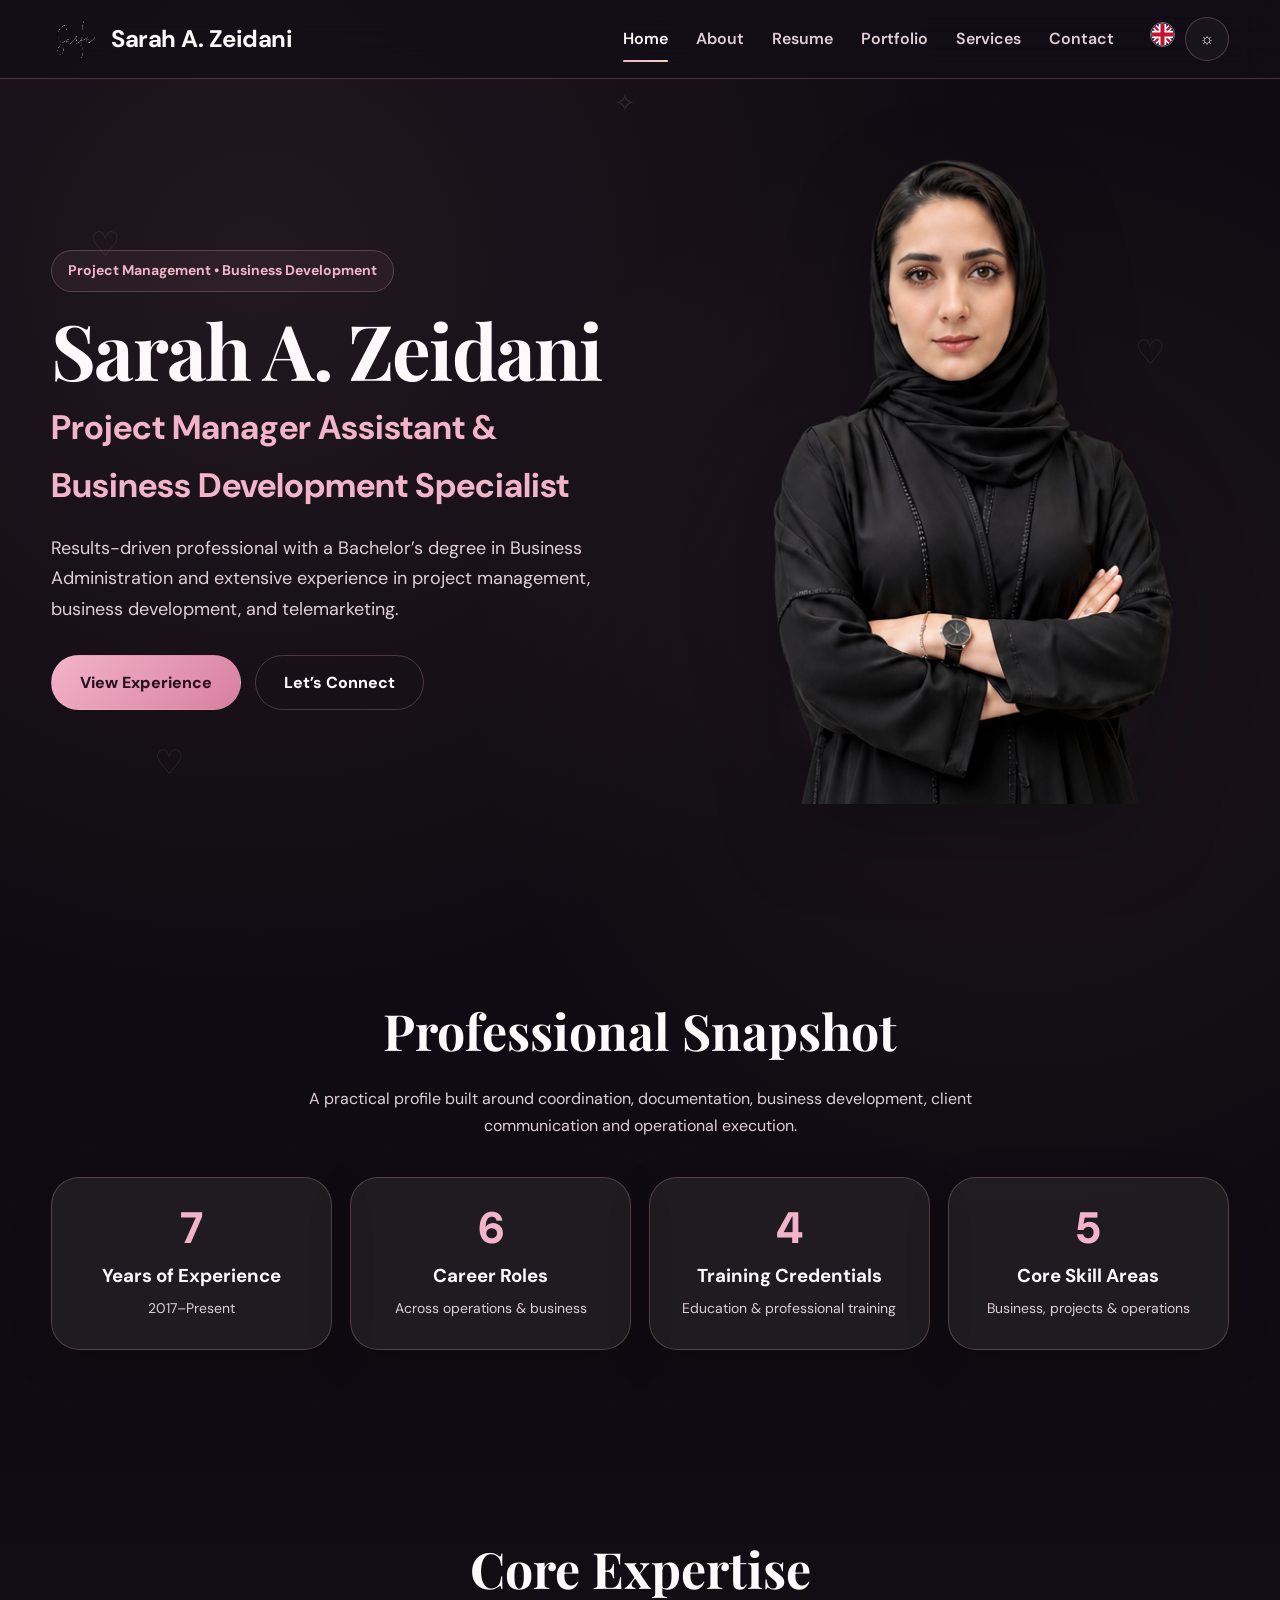
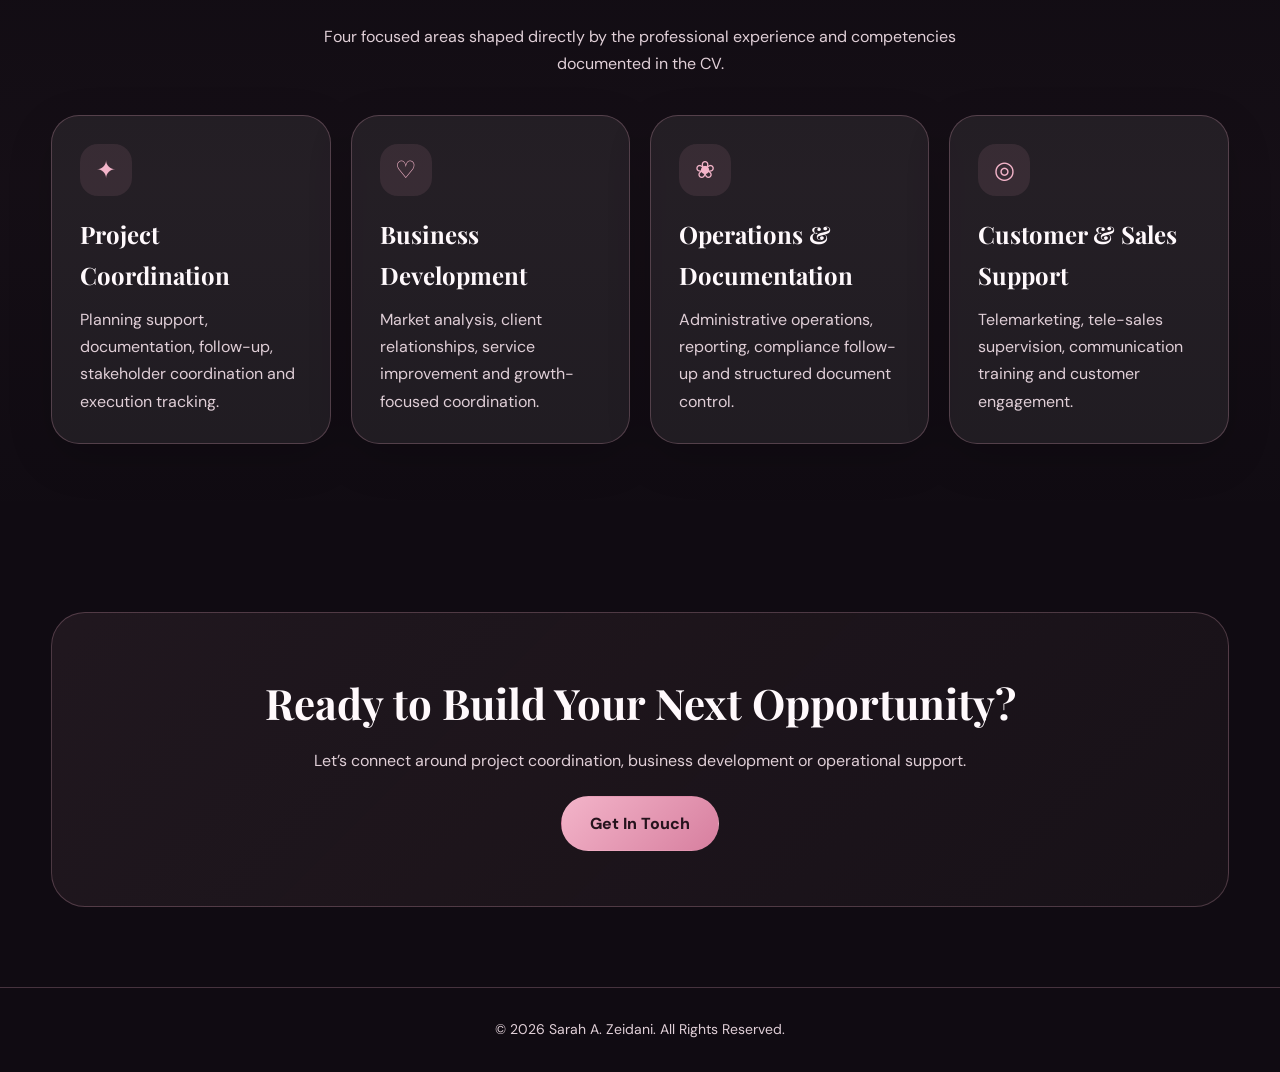
<file: index.html>
<!DOCTYPE html><html lang="en" dir="ltr"><head><meta charset="UTF-8"><meta name="viewport" content="width=device-width, initial-scale=1.0"><title>Sarah A. Zeidani | Project Management & Business Development</title><meta name="description" content="Project Manager Assistant and Business Development Specialist in Riyadh."><link rel="icon" href="favicon.ico"><link rel="stylesheet" href="assets/css/style.css?v=sarah1"><link rel="stylesheet" href="assets/css/animations.css?v=sarah1"><link rel="stylesheet" href="assets/css/responsive.css?v=sarah1"></head><body><div class="shape heart h1">♡</div><div class="shape heart h2">♡</div><div class="shape heart h3">♡</div><div class="shape flower f1">✿</div><div class="shape flower f2">✧</div><header class="header"><div class="container"><a href="index.html" class="logo"><img class="logo-mark" src="assets/images/sarah-mark.png" alt="Sarah A. Zeidani"><span class="logo-name" data-i18n-name>Sarah A. Zeidani</span></a><nav class="nav"><a href="index.html" class="active" data-i18n="Home">Home</a><a href="about.html" class="" data-i18n="About">About</a><a href="resume.html" class="" data-i18n="Resume">Resume</a><a href="portfolio.html" class="" data-i18n="Portfolio">Portfolio</a><a href="services.html" class="" data-i18n="Services">Services</a><a href="contact.html" class="" data-i18n="Contact">Contact</a></nav><div class="header-actions"><div class="language-switcher"><button class="language-current" aria-label="Language"><img src="assets/images/flags/en.svg" alt="English"></button><div class="language-menu"><button class="language-option" data-lang="en"><img src="assets/images/flags/en.svg" alt="">English</button><button class="language-option" data-lang="ar"><img src="assets/images/flags/ar.svg" alt="">العربية</button><button class="language-option" data-lang="it"><img src="assets/images/flags/it.svg" alt="">Italiano</button><button class="language-option" data-lang="zh"><img src="assets/images/flags/zh.svg" alt="">中文</button><button class="language-option" data-lang="hi"><img src="assets/images/flags/hi.svg" alt="">हिन्दी</button></div></div><button class="icon-btn" data-theme-toggle aria-label="Toggle theme">☼</button><button class="menu-toggle" aria-label="Open menu">☰</button></div></div></header><main><section class="hero"><div class="container"><div class="hero-grid"><div class="hero-content hero-intro"><span class="eyebrow">Project Management • Business Development</span><h1 data-i18n-name>Sarah A. Zeidani</h1><h2 data-i18n="Project Manager Assistant & Business Development Specialist">Project Manager Assistant & Business Development Specialist</h2><p data-i18n="Results-driven professional with a Bachelor’s degree in Business Administration and extensive experience in project management, business development, and telemarketing.">Results-driven professional with a Bachelor’s degree in Business Administration and extensive experience in project management, business development, and telemarketing.</p><div class="hero-buttons"><a href="portfolio.html" class="btn" data-i18n="View Experience">View Experience</a><a href="contact.html" class="btn secondary" data-i18n="Let’s Connect">Let’s Connect</a></div></div><div class="hero-image-wrap hero-photo"><div class="hero-image"><img src="assets/images/profile-sarah1.png" alt="Professional profile placeholder for Sarah A. Zeidani"></div></div></div></div></section>
<section class="section"><div class="container"><h2 class="section-title">Professional Snapshot</h2><p class="section-lead">A practical profile built around coordination, documentation, business development, client communication and operational execution.</p><div class="stats-grid"><button class="stat-card" data-modal-open="experience-modal"><div class="counter" data-target="9">0</div><h3>Years of Experience</h3><p>2017–Present</p></button><button class="stat-card" data-modal-open="roles-modal"><div class="counter" data-target="7">0</div><h3>Career Roles</h3><p>Across operations & business</p></button><button class="stat-card" data-modal-open="training-modal"><div class="counter" data-target="5">0</div><h3>Training Credentials</h3><p>Education & professional training</p></button><button class="stat-card" data-modal-open="skills-modal"><div class="counter" data-target="6">0</div><h3>Core Skill Areas</h3><p>Business, projects & operations</p></button></div></div></section>
<section class="section alt"><div class="container"><h2 class="section-title">Core Expertise</h2><p class="section-lead">Four focused areas shaped directly by the professional experience and competencies documented in the CV.</p><div class="grid-4"><article class="skill-card reveal"><div class="skills-icon">✦</div><h3>Project Coordination</h3><p>Planning support, documentation, follow-up, stakeholder coordination and execution tracking.</p></article><article class="skill-card reveal"><div class="skills-icon">♡</div><h3>Business Development</h3><p>Market analysis, client relationships, service improvement and growth-focused coordination.</p></article><article class="skill-card reveal"><div class="skills-icon">❀</div><h3>Operations & Documentation</h3><p>Administrative operations, reporting, compliance follow-up and structured document control.</p></article><article class="skill-card reveal"><div class="skills-icon">◎</div><h3>Customer & Sales Support</h3><p>Telemarketing, tele-sales supervision, communication training and customer engagement.</p></article></div></div></section>
<section class="cta"><div class="container"><h2 data-i18n="Ready to Build Your Next Opportunity?">Ready to Build Your Next Opportunity?</h2><p>Let’s connect around project coordination, business development or operational support.</p><a href="contact.html" class="btn">Get In Touch</a></div></section></main>
<div class="modal" id="experience-modal"><div class="modal-card"><button class="modal-close" data-modal-close>×</button><h2>Professional Experience</h2><ul><li>Coordinator — Riyadh, 2025–Present</li><li>Assistant Project Manager — Al-Jathwa Technology, 2025</li><li>Administrative Coordinator — Presiding Solution / Ministry of Tourism Project, 2024–2025</li><li>Business Development Specialist — Hadaf Training Institute, 2023</li><li>Human Resources & Accounting Experience — 2020–2022</li><li>Telemarketing & Tele-sales Supervisor — CFC / ESH, 2017–2019</li></ul></div></div><div class="modal" id="roles-modal"><div class="modal-card"><button class="modal-close" data-modal-close>×</button><h2>Career Scope</h2><p>Project coordination, event logistics, business development, administrative operations, HR support, accounting support and telemarketing supervision.</p></div></div><div class="modal" id="training-modal"><div class="modal-card"><button class="modal-close" data-modal-close>×</button><h2>Education & Training</h2><ul><li>Bachelor’s Degree in Business Administration — Arab Open University, 2017</li><li>English Courses — Level 8, British Council College, 2012</li><li>Project Management Professional (PMP) Training — Jathwa Company, 2021</li><li>Accounting Training (Xero Systems) — Wealth Preservation Holding Company, 2021</li><li>Marketing Training — KAFU Company, 2020</li><li>Microsoft Office Training, 2019</li></ul></div></div><div class="modal" id="skills-modal"><div class="modal-card"><button class="modal-close" data-modal-close>×</button><h2>Core Skills</h2><ul><li>Project Management & Coordination</li><li>Business Development & Sales Strategy</li><li>Administrative Operations & Documentation</li><li>Call Center & Telemarketing Optimization</li><li>Accounting (Xero Systems) & Financial Reporting</li><li>HR Support & Employee Training</li></ul></div></div><footer class="footer"><div class="container"><p>© 2026 <span data-i18n-name>Sarah A. Zeidani</span>. All Rights Reserved.</p></div></footer><script src="assets/js/main.js?v=sarah1"></script></body></html>
</file>
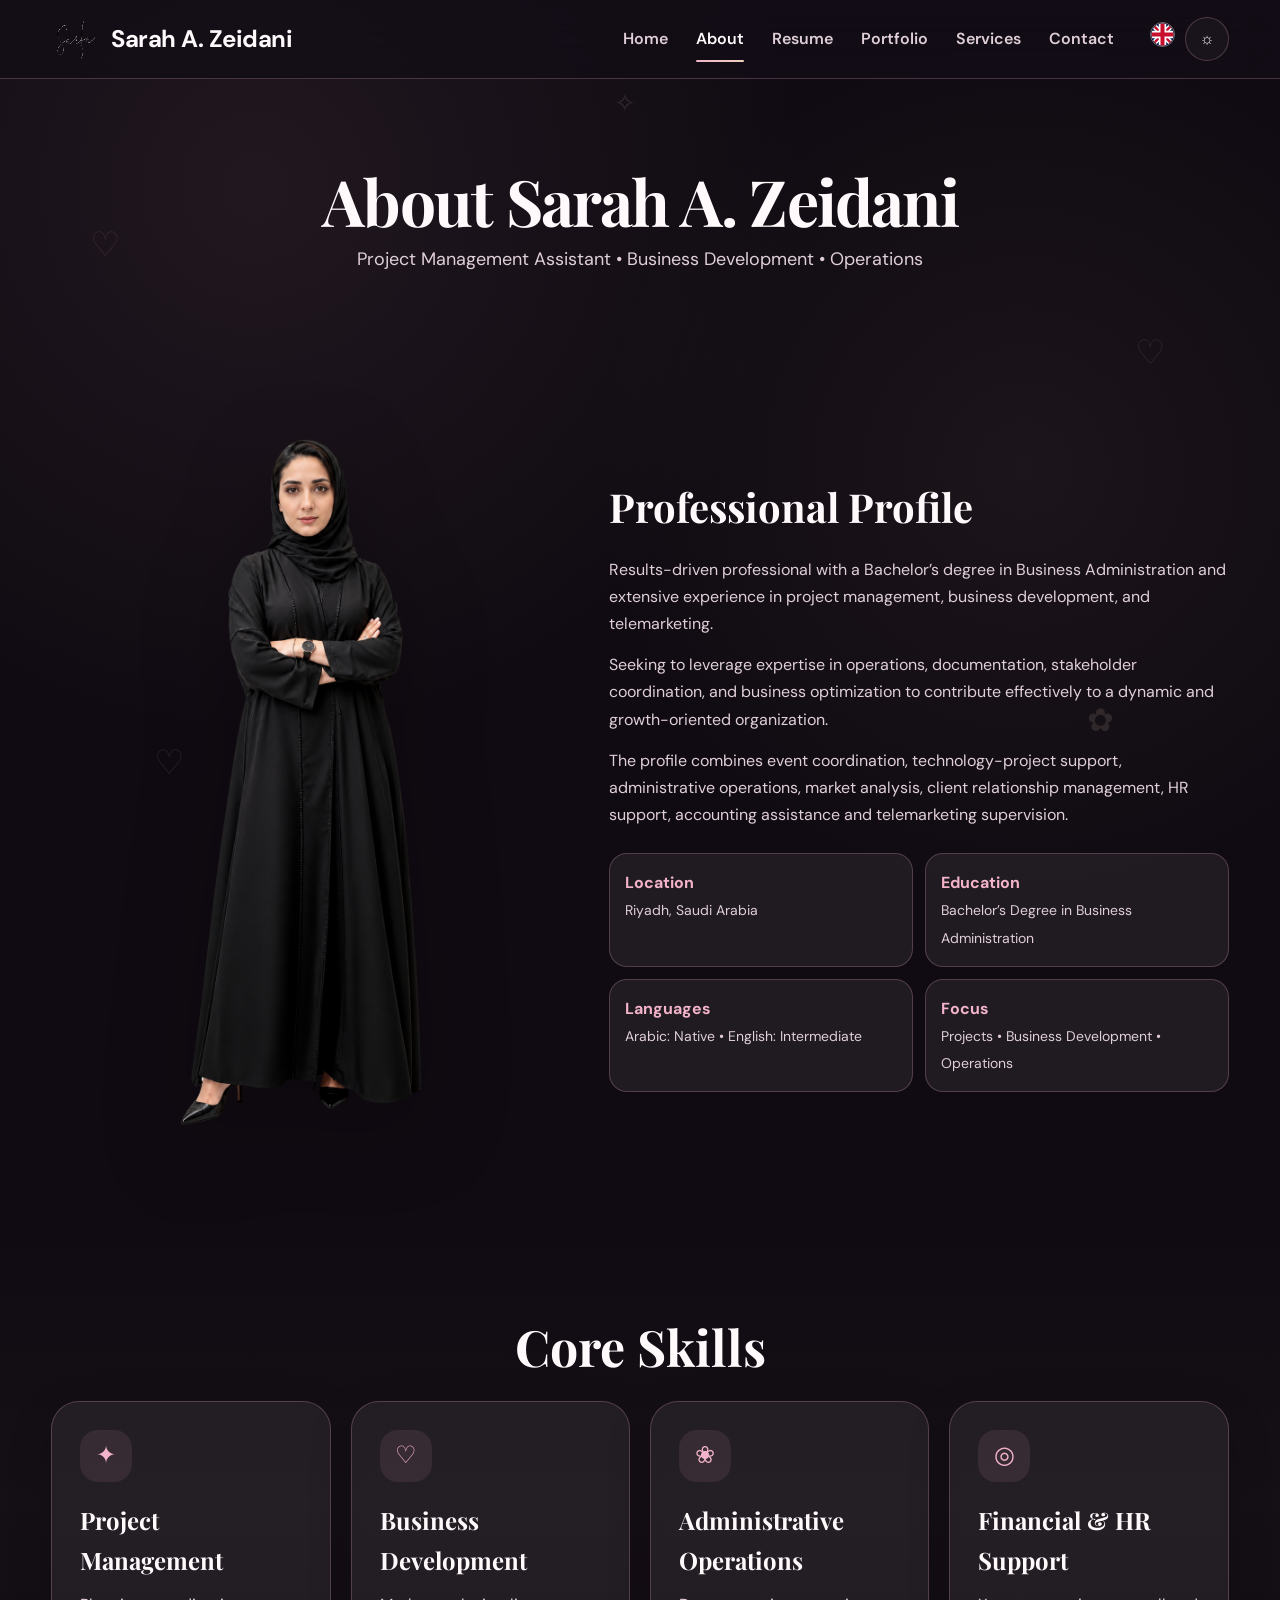
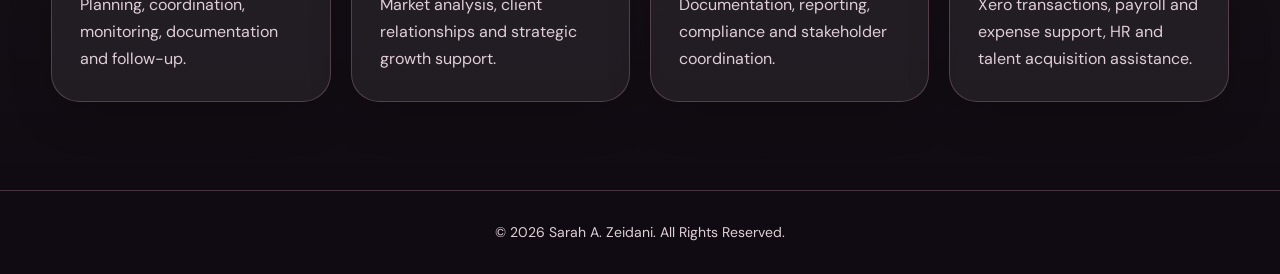
<file: about.html>
<!DOCTYPE html><html lang="en" dir="ltr"><head><meta charset="UTF-8"><meta name="viewport" content="width=device-width, initial-scale=1.0"><title>About | Sarah A. Zeidani</title><meta name="description" content="Professional profile, education, objective and competencies of Sarah A. Zeidani."><link rel="icon" href="favicon.ico"><link rel="stylesheet" href="assets/css/style.css?v=sarah1"><link rel="stylesheet" href="assets/css/animations.css?v=sarah1"><link rel="stylesheet" href="assets/css/responsive.css?v=sarah1"></head><body><div class="shape heart h1">♡</div><div class="shape heart h2">♡</div><div class="shape heart h3">♡</div><div class="shape flower f1">✿</div><div class="shape flower f2">✧</div><header class="header"><div class="container"><a href="index.html" class="logo"><img class="logo-mark" src="assets/images/sarah-mark.png" alt="Sarah A. Zeidani"><span class="logo-name" data-i18n-name>Sarah A. Zeidani</span></a><nav class="nav"><a href="index.html" class="" data-i18n="Home">Home</a><a href="about.html" class="active" data-i18n="About">About</a><a href="resume.html" class="" data-i18n="Resume">Resume</a><a href="portfolio.html" class="" data-i18n="Portfolio">Portfolio</a><a href="services.html" class="" data-i18n="Services">Services</a><a href="contact.html" class="" data-i18n="Contact">Contact</a></nav><div class="header-actions"><div class="language-switcher"><button class="language-current" aria-label="Language"><img src="assets/images/flags/en.svg" alt="English"></button><div class="language-menu"><button class="language-option" data-lang="en"><img src="assets/images/flags/en.svg" alt="">English</button><button class="language-option" data-lang="ar"><img src="assets/images/flags/ar.svg" alt="">العربية</button><button class="language-option" data-lang="it"><img src="assets/images/flags/it.svg" alt="">Italiano</button><button class="language-option" data-lang="zh"><img src="assets/images/flags/zh.svg" alt="">中文</button><button class="language-option" data-lang="hi"><img src="assets/images/flags/hi.svg" alt="">हिन्दी</button></div></div><button class="icon-btn" data-theme-toggle aria-label="Toggle theme">☼</button><button class="menu-toggle" aria-label="Open menu">☰</button></div></div></header><section class="page-header"><div class="container"><h1><span data-i18n="About">About</span> <span data-i18n-name>Sarah A. Zeidani</span></h1><p>Project Management Assistant • Business Development • Operations</p></div></section><main><section class="section"><div class="container"><div class="about-grid"><div class="about-image reveal"><img src="assets/images/profile-sarah2.png" alt="Sarah A. Zeidani profile placeholder"></div><div class="about-content reveal"><h2>Professional Profile</h2><p>Results-driven professional with a Bachelor’s degree in Business Administration and extensive experience in project management, business development, and telemarketing.</p><p>Seeking to leverage expertise in operations, documentation, stakeholder coordination, and business optimization to contribute effectively to a dynamic and growth-oriented organization.</p><p>The profile combines event coordination, technology-project support, administrative operations, market analysis, client relationship management, HR support, accounting assistance and telemarketing supervision.</p><div class="about-info"><div><strong>Location</strong><span>Riyadh, Saudi Arabia</span></div><div><strong>Education</strong><span>Bachelor’s Degree in Business Administration</span></div><div><strong>Languages</strong><span>Arabic: Native • English: Intermediate</span></div><div><strong>Focus</strong><span>Projects • Business Development • Operations</span></div></div></div></div></div></section><section class="section alt"><div class="container"><h2 class="section-title">Core Skills</h2><div class="grid-4"><article class="skill-card reveal"><div class="skills-icon">✦</div><h3>Project Management</h3><p>Planning, coordination, monitoring, documentation and follow-up.</p></article><article class="skill-card reveal"><div class="skills-icon">♡</div><h3>Business Development</h3><p>Market analysis, client relationships and strategic growth support.</p></article><article class="skill-card reveal"><div class="skills-icon">❀</div><h3>Administrative Operations</h3><p>Documentation, reporting, compliance and stakeholder coordination.</p></article><article class="skill-card reveal"><div class="skills-icon">◎</div><h3>Financial & HR Support</h3><p>Xero transactions, payroll and expense support, HR and talent acquisition assistance.</p></article></div></div></section></main><footer class="footer"><div class="container"><p>© 2026 <span data-i18n-name>Sarah A. Zeidani</span>. All Rights Reserved.</p></div></footer><script src="assets/js/main.js?v=sarah1"></script></body></html>
</file>
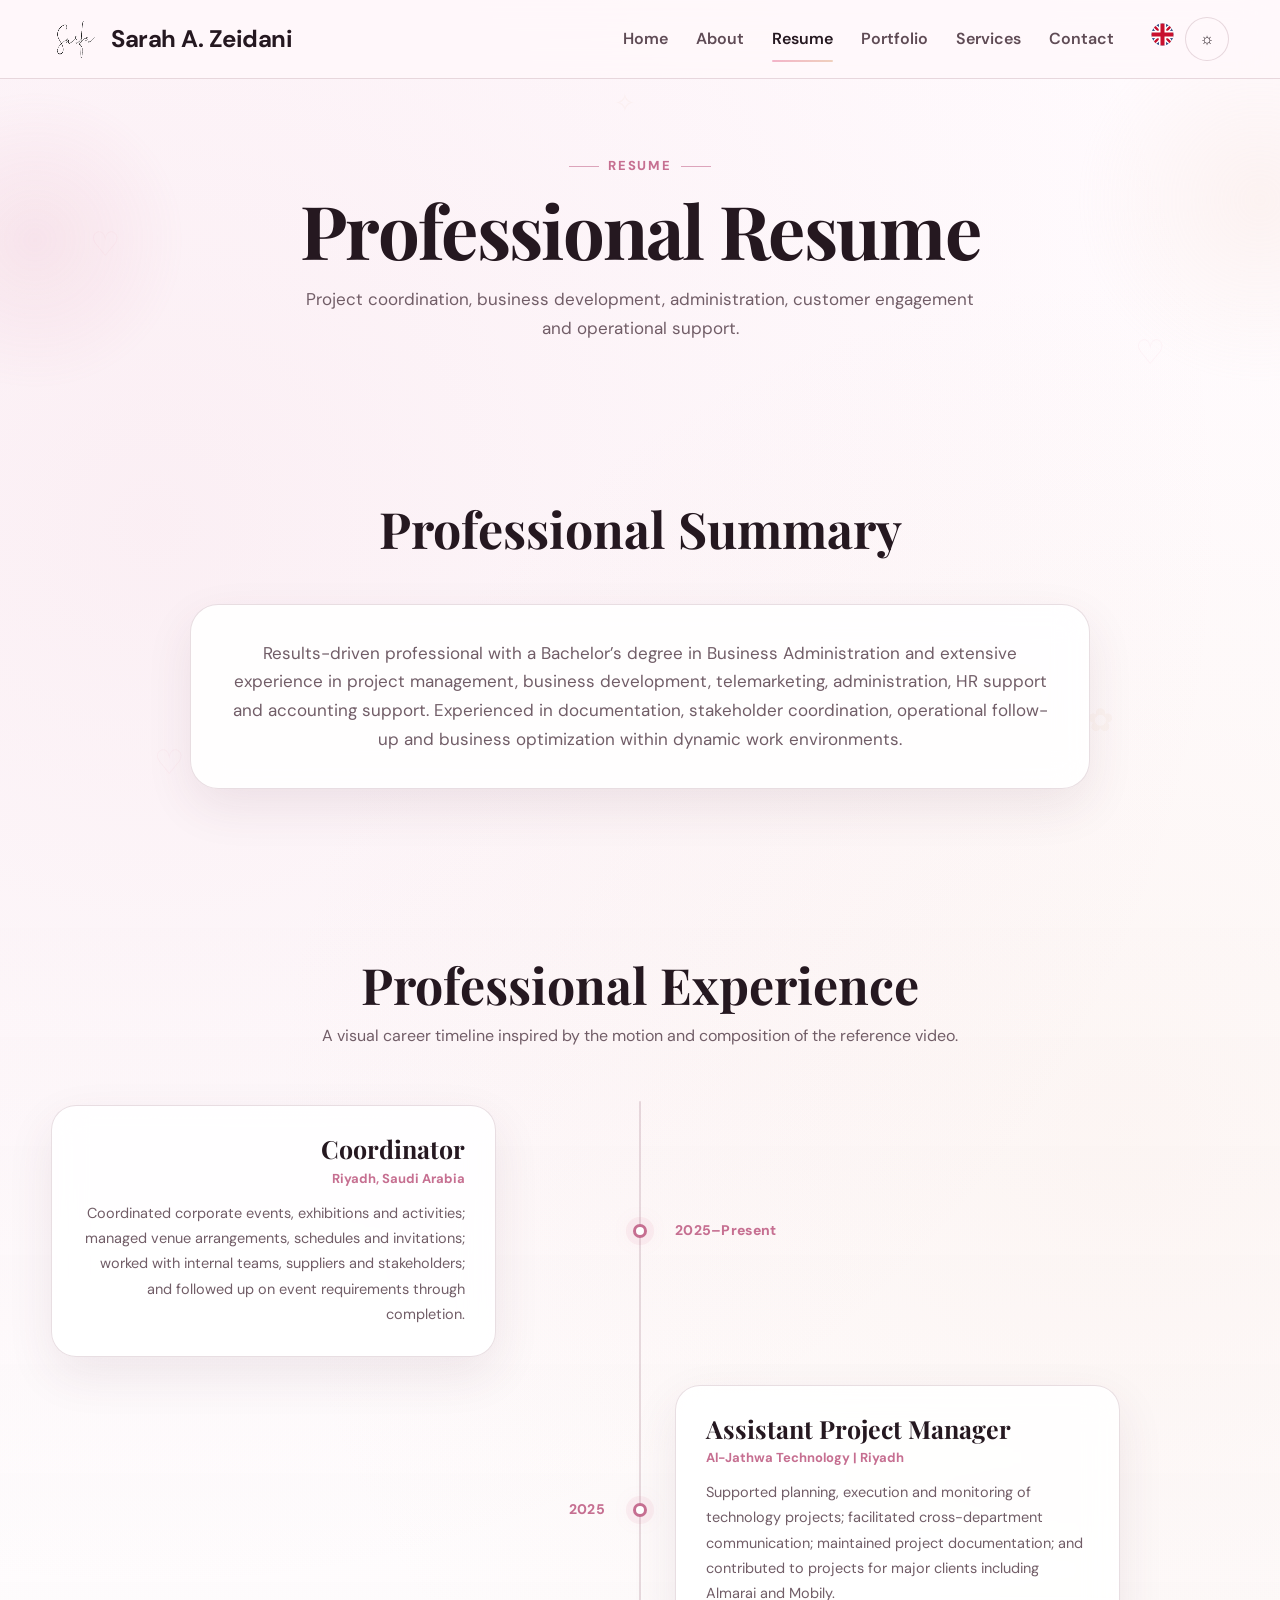
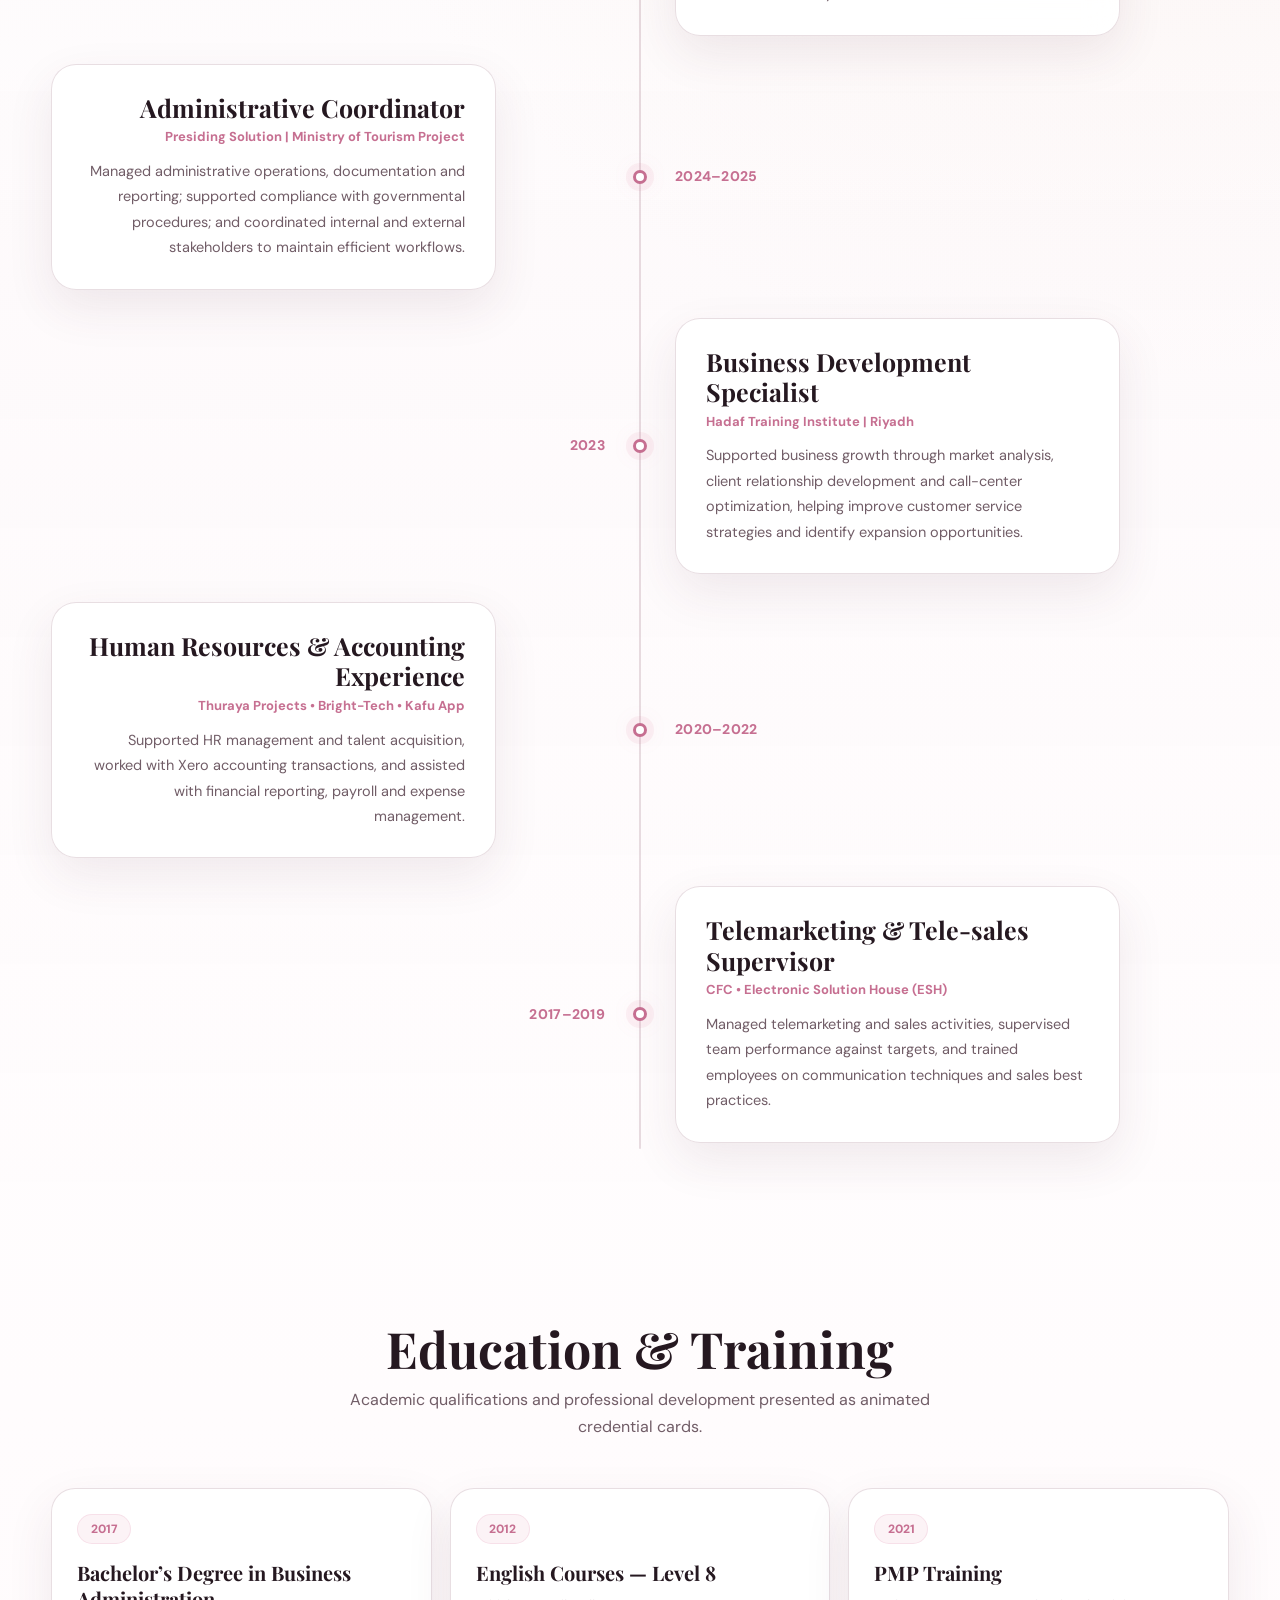
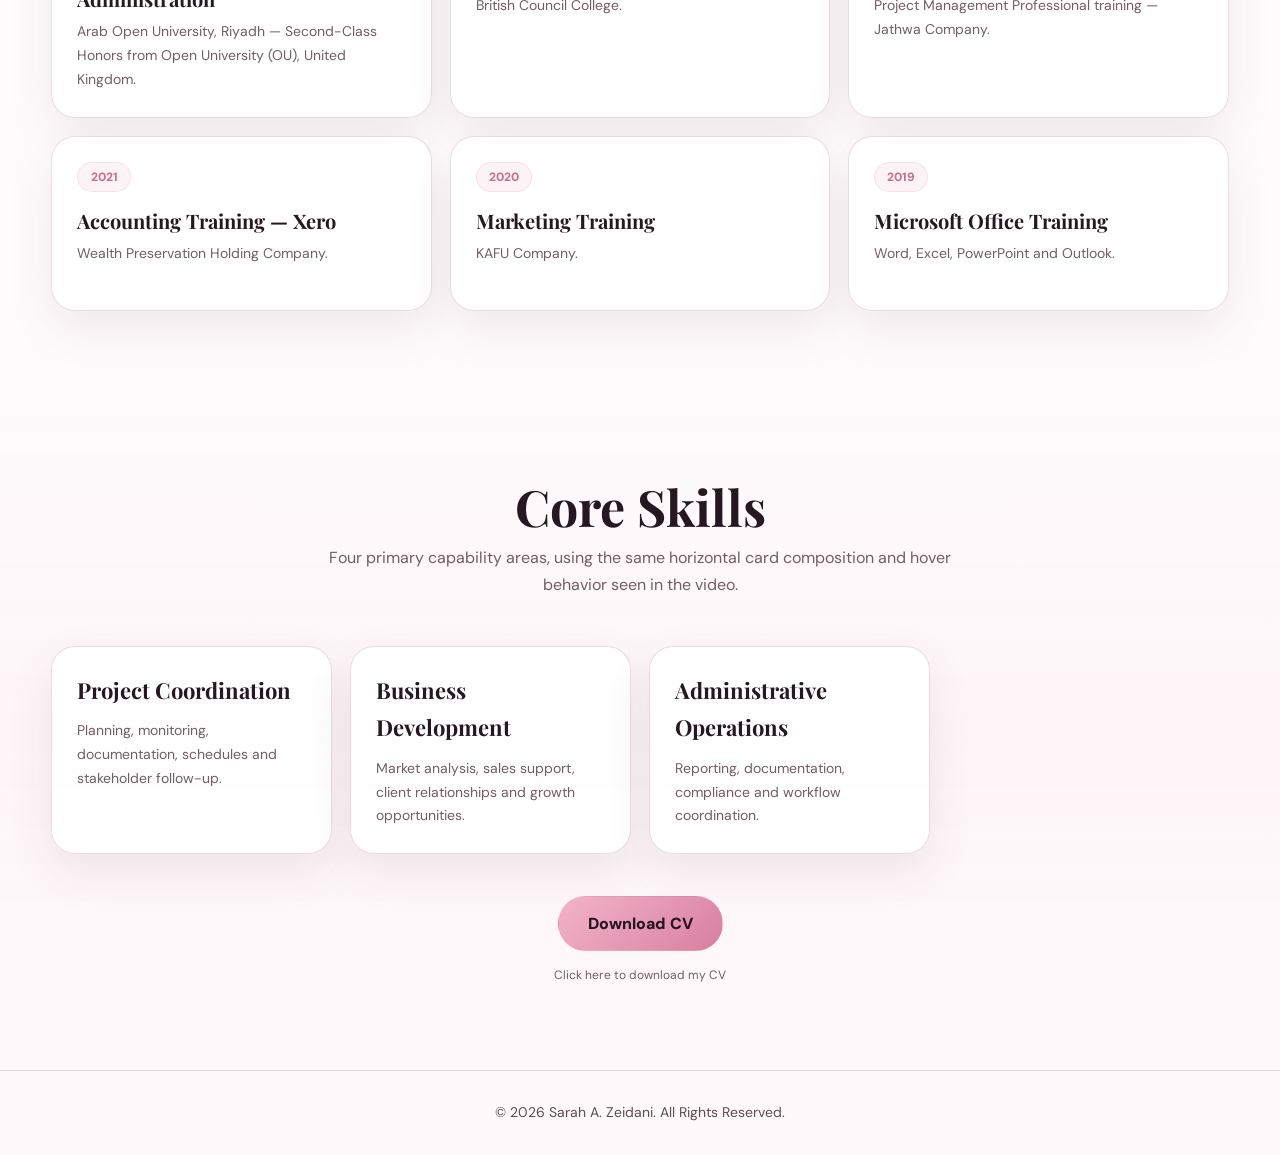
<file: resume.html>
<!DOCTYPE html>
<html lang="en" dir="ltr">
<head>
  <meta charset="UTF-8">
  <meta name="viewport" content="width=device-width, initial-scale=1.0">
  <title>Resume | Sarah A. Zeidani</title>
  <meta name="description" content="Professional resume of Sarah A. Zeidani — project coordination, business development, administration, HR and operations.">
  <link rel="icon" href="favicon.ico">
  <link rel="stylesheet" href="assets/css/style.css?v=sarah2">
  <link rel="stylesheet" href="assets/css/animations.css?v=sarah2">
  <link rel="stylesheet" href="assets/css/responsive.css?v=sarah2">

  <style>
    /* =========================================================
       SARAH RESUME — PAGE-ONLY DESIGN
       Built to drop directly into Sarah Profile Web Feminine V2.
       All classes are prefixed sr- to avoid changing other pages.
       ========================================================= */
    html, body { overflow-x: hidden; }

    body.theme-light {
      background:
        radial-gradient(circle at 12% 12%, rgba(215,127,159,.10), transparent 27%),
        radial-gradient(circle at 88% 26%, rgba(239,208,189,.16), transparent 25%),
        linear-gradient(180deg, #fffafd 0%, #fff 38%, #fff9fb 100%);
    }

    .sr-resume {
      --sr-card: rgba(255,255,255,.88);
      --sr-card-strong: #fff;
      --sr-line: rgba(122,63,87,.17);
      --sr-text: #251820;
      --sr-muted: #715d67;
      --sr-accent: #c66f91;
      --sr-accent-2: #e8a5bb;
      --sr-champagne: #c99f89;
      --sr-shadow: 0 18px 48px rgba(88,44,63,.09);
      --sr-shadow-hover: 0 28px 68px rgba(156,80,111,.16);
      position: relative;
      isolation: isolate;
      color: var(--sr-text);
    }

    body:not(.theme-light) .sr-resume {
      --sr-card: rgba(255,255,255,.055);
      --sr-card-strong: rgba(255,255,255,.085);
      --sr-line: rgba(243,180,201,.23);
      --sr-text: #fff9fc;
      --sr-muted: #decbd5;
      --sr-accent: #f0a9c2;
      --sr-accent-2: #d77f9f;
      --sr-champagne: #efd0bd;
      --sr-shadow: 0 18px 48px rgba(0,0,0,.22);
      --sr-shadow-hover: 0 28px 72px rgba(0,0,0,.30);
    }

    .sr-shell { width: min(92%, 1180px); margin: 0 auto; }

    .sr-page-hero {
      padding: 148px 0 74px;
      text-align: center;
      position: relative;
      overflow: hidden;
    }

    .sr-page-hero::before,
    .sr-page-hero::after {
      content: "";
      position: absolute;
      border-radius: 999px;
      filter: blur(1px);
      pointer-events: none;
      z-index: -1;
    }

    .sr-page-hero::before {
      width: 310px; height: 310px;
      left: -120px; top: 85px;
      background: radial-gradient(circle, rgba(215,127,159,.12), transparent 68%);
    }

    .sr-page-hero::after {
      width: 380px; height: 380px;
      right: -170px; top: 10px;
      background: radial-gradient(circle, rgba(239,208,189,.18), transparent 68%);
    }

    .sr-kicker {
      display: inline-flex;
      align-items: center;
      gap: 9px;
      margin-bottom: 14px;
      color: var(--sr-accent);
      font-weight: 800;
      font-size: 13px;
      letter-spacing: .15em;
      text-transform: uppercase;
    }

    .sr-kicker::before,
    .sr-kicker::after { content: ""; width: 30px; height: 1px; background: currentColor; opacity: .6; }

    .sr-page-hero h1 {
      font-family: 'Playfair Display', serif;
      font-size: clamp(46px, 6vw, 74px);
      line-height: 1.03;
      letter-spacing: -1.7px;
      margin: 0;
    }

    .sr-page-hero p {
      max-width: 670px;
      margin: 17px auto 0;
      color: var(--sr-muted);
      font-size: 17px;
    }

    .sr-enter {
      opacity: 0;
      transform: translateY(22px);
      animation: srHeroIn .72s cubic-bezier(.22,1,.36,1) forwards;
    }
    .sr-enter.sr-delay-1 { animation-delay: .10s; }
    .sr-enter.sr-delay-2 { animation-delay: .20s; }
    @keyframes srHeroIn { to { opacity: 1; transform: none; } }

    .sr-section { padding: 84px 0; position: relative; }
    .sr-section.sr-soft {
      background: linear-gradient(180deg, transparent 0%, rgba(215,127,159,.035) 50%, transparent 100%);
    }

    .sr-section-head { text-align: center; margin-bottom: 48px; }
    .sr-section-head h2 {
      font-family: 'Playfair Display', serif;
      font-size: clamp(34px, 4vw, 50px);
      line-height: 1.1;
      margin: 0 0 10px;
      color: var(--sr-text);
    }
    .sr-section-head p { color: var(--sr-muted); max-width: 650px; margin: 0 auto; }

    .sr-summary {
      max-width: 900px;
      margin: 0 auto;
      padding: 34px 38px;
      border: 1px solid var(--sr-line);
      background: var(--sr-card);
      border-radius: 28px;
      box-shadow: var(--sr-shadow);
      text-align: center;
      backdrop-filter: blur(16px);
    }
    .sr-summary p { color: var(--sr-muted); font-size: 17px; }

    /* ===== Timeline — mirrors the video concept: center line + alternating cards ===== */
    .sr-timeline {
      --progress: 0;
      position: relative;
      display: grid;
      gap: 28px;
      padding: 8px 0 10px;
    }

    .sr-timeline::before {
      content: "";
      position: absolute;
      top: 4px;
      bottom: 4px;
      left: 50%;
      width: 2px;
      transform: translateX(-50%);
      background: var(--sr-line);
      border-radius: 999px;
    }

    .sr-timeline-progress {
      position: absolute;
      top: 4px;
      left: 50%;
      width: 2px;
      height: calc(var(--progress) * 1%);
      max-height: calc(100% - 8px);
      transform: translateX(-50%);
      transform-origin: top;
      border-radius: 999px;
      background: linear-gradient(180deg, var(--sr-accent), var(--sr-accent-2), var(--sr-champagne));
      box-shadow: 0 0 20px rgba(215,127,159,.24);
      transition: height .08s linear;
      z-index: 1;
    }

    .sr-timeline-item {
      display: grid;
      grid-template-columns: 1fr 70px 1fr;
      min-height: 180px;
      align-items: center;
      position: relative;
    }

    .sr-dot {
      grid-column: 2;
      justify-self: center;
      width: 14px;
      height: 14px;
      border-radius: 50%;
      background: var(--sr-card-strong);
      border: 3px solid var(--sr-accent);
      box-shadow: 0 0 0 7px rgba(215,127,159,.09), 0 0 22px rgba(215,127,159,.18);
      z-index: 3;
      opacity: 0;
      transform: scale(.55);
      transition: opacity .35s ease, transform .55s cubic-bezier(.22,1,.36,1);
    }

    .sr-date {
      color: var(--sr-accent);
      font-weight: 800;
      font-size: 14px;
      letter-spacing: .02em;
      opacity: 0;
      transition: opacity .55s ease, transform .7s cubic-bezier(.22,1,.36,1);
    }

    .sr-card {
      width: min(100%, 445px);
      padding: 28px 30px;
      background: var(--sr-card);
      border: 1px solid var(--sr-line);
      border-radius: 25px;
      box-shadow: var(--sr-shadow);
      backdrop-filter: blur(16px);
      opacity: 0;
      transition:
        opacity .55s ease,
        transform .78s cubic-bezier(.22,1,.36,1),
        border-color .3s ease,
        box-shadow .3s ease,
        background .3s ease;
    }

    .sr-card h3 {
      font-family: 'Playfair Display', serif;
      font-size: 25px;
      line-height: 1.22;
      margin: 0 0 5px;
    }
    .sr-card h4 { color: var(--sr-accent); font-size: 13px; margin: 0 0 12px; line-height: 1.45; }
    .sr-card p { color: var(--sr-muted); font-size: 14.5px; line-height: 1.75; margin: 0; }
    .sr-card:hover { transform: translateY(-7px) !important; border-color: rgba(198,111,145,.48); box-shadow: var(--sr-shadow-hover); background: var(--sr-card-strong); }

    .sr-timeline-item:nth-child(even) .sr-card-wrap { grid-column: 1; grid-row: 1; justify-self: end; text-align: right; }
    .sr-timeline-item:nth-child(even) .sr-date { grid-column: 3; grid-row: 1; justify-self: start; transform: translateX(26px); }
    .sr-timeline-item:nth-child(even) .sr-card { transform: translateX(-48px) scale(.985); }

    .sr-timeline-item:nth-child(odd) .sr-card-wrap { grid-column: 3; grid-row: 1; justify-self: start; text-align: left; }
    .sr-timeline-item:nth-child(odd) .sr-date { grid-column: 1; grid-row: 1; justify-self: end; transform: translateX(-26px); }
    .sr-timeline-item:nth-child(odd) .sr-card { transform: translateX(48px) scale(.985); }

    .sr-timeline-item.is-visible .sr-card,
    .sr-timeline-item.is-visible .sr-date { opacity: 1; transform: none; }
    .sr-timeline-item.is-visible .sr-dot { opacity: 1; transform: scale(1); }

    /* ===== Education / training cards ===== */
    .sr-cert-grid {
      display: grid;
      grid-template-columns: repeat(3, minmax(0,1fr));
      gap: 18px;
    }
    .sr-cert {
      min-height: 175px;
      padding: 25px;
      border: 1px solid var(--sr-line);
      background: var(--sr-card);
      border-radius: 24px;
      box-shadow: var(--sr-shadow);
      opacity: 0;
      transform: translateY(34px) scale(.985);
      transition:
        opacity .55s ease,
        transform .72s cubic-bezier(.22,1,.36,1),
        border-color .3s ease,
        box-shadow .3s ease;
    }
    .sr-cert.is-visible { opacity: 1; transform: none; }
    .sr-cert:hover { transform: translateY(-7px); border-color: rgba(198,111,145,.46); box-shadow: var(--sr-shadow-hover); }
    .sr-cert-badge {
      display: inline-flex;
      align-items: center;
      justify-content: center;
      min-width: 54px;
      height: 30px;
      padding: 0 12px;
      border-radius: 999px;
      margin-bottom: 16px;
      color: var(--sr-accent);
      background: rgba(215,127,159,.09);
      border: 1px solid rgba(215,127,159,.16);
      font-size: 12px;
      font-weight: 800;
    }
    .sr-cert h3 { font-family: 'Playfair Display', serif; font-size: 20px; line-height: 1.3; margin: 0 0 8px; }
    .sr-cert p { color: var(--sr-muted); font-size: 14px; margin: 0; }

    /* ===== Skills: four-card row like the video ===== */
    .sr-skills-grid {
      display: grid;
      grid-template-columns: repeat(4, minmax(0,1fr));
      gap: 18px;
    }
    .sr-skill {
      min-height: 172px;
      padding: 25px;
      border: 1px solid var(--sr-line);
      background: var(--sr-card);
      border-radius: 24px;
      box-shadow: var(--sr-shadow);
      opacity: 0;
      transform: translateY(26px);
      transition:
        opacity .48s ease,
        transform .65s cubic-bezier(.22,1,.36,1),
        border-color .28s ease,
        box-shadow .28s ease,
        background .28s ease;
    }
    .sr-skill.is-visible { opacity: 1; transform: none; }
    .sr-skill:hover { transform: translateY(-8px); border-color: var(--sr-accent); box-shadow: var(--sr-shadow-hover); background: var(--sr-card-strong); }
    .sr-skill h3 { font-family: 'Playfair Display', serif; font-size: 22px; margin: 0 0 10px; }
    .sr-skill p { color: var(--sr-muted); font-size: 14px; margin: 0; }

    .sr-download {
      display: flex;
      justify-content: center;
      margin-top: 42px;
    }
    .sr-download .btn { min-width: 165px; }

    .sr-footnote { text-align: center; color: var(--sr-muted); font-size: 12px; margin-top: 14px; }

    /* Respect Arabic layout without breaking the video-style geometry. */
    html[dir="rtl"] .sr-page-hero,
    html[dir="rtl"] .sr-section-head,
    html[dir="rtl"] .sr-summary { text-align: center; }
    html[dir="rtl"] .sr-card-wrap { direction: rtl; }
    html[dir="rtl"] .sr-timeline-item:nth-child(even) .sr-card-wrap { text-align: left; }
    html[dir="rtl"] .sr-timeline-item:nth-child(odd) .sr-card-wrap { text-align: right; }

    @media (max-width: 900px) {
      .sr-page-hero { padding-top: 126px; }
      .sr-cert-grid { grid-template-columns: repeat(2, minmax(0,1fr)); }
      .sr-skills-grid { grid-template-columns: repeat(2, minmax(0,1fr)); }
    }

    @media (max-width: 700px) {
      .sr-section { padding: 68px 0; }
      .sr-page-hero { padding: 116px 0 52px; }
      .sr-page-hero h1 { font-size: clamp(40px, 12vw, 56px); }
      .sr-summary { padding: 26px 22px; }

      .sr-timeline { gap: 24px; padding-left: 28px; }
      .sr-timeline::before,
      .sr-timeline-progress { left: 8px; transform: none; }
      .sr-timeline-item { display: block; min-height: auto; }
      .sr-dot { position: absolute; left: -26px; top: 14px; }
      .sr-date,
      .sr-timeline-item:nth-child(even) .sr-date,
      .sr-timeline-item:nth-child(odd) .sr-date {
        display: block;
        margin: 0 0 8px;
        transform: translateY(12px);
        text-align: left;
      }
      .sr-card-wrap,
      .sr-timeline-item:nth-child(even) .sr-card-wrap,
      .sr-timeline-item:nth-child(odd) .sr-card-wrap {
        display: block;
        text-align: left;
      }
      .sr-card,
      .sr-timeline-item:nth-child(even) .sr-card,
      .sr-timeline-item:nth-child(odd) .sr-card {
        width: 100%;
        transform: translateY(28px);
      }
      html[dir="rtl"] .sr-date,
      html[dir="rtl"] .sr-card-wrap,
      html[dir="rtl"] .sr-timeline-item:nth-child(even) .sr-card-wrap,
      html[dir="rtl"] .sr-timeline-item:nth-child(odd) .sr-card-wrap { text-align: right; }
      html[dir="rtl"] .sr-timeline { padding-left: 0; padding-right: 28px; }
      html[dir="rtl"] .sr-timeline::before,
      html[dir="rtl"] .sr-timeline-progress { left: auto; right: 8px; }
      html[dir="rtl"] .sr-dot { left: auto; right: -26px; }

      .sr-cert-grid,
      .sr-skills-grid { grid-template-columns: 1fr; }
      .sr-card h3 { font-size: 23px; }
    }

    @media (prefers-reduced-motion: reduce) {
      .sr-enter, .sr-timeline-item .sr-card, .sr-date, .sr-dot, .sr-cert, .sr-skill {
        animation: none !important;
        transition: none !important;
        opacity: 1 !important;
        transform: none !important;
      }
    }
  </style>

  <!-- White is the default ONLY when the user has never selected a theme before. -->
  <script>
    try {
      if (!localStorage.getItem('sarah-theme')) localStorage.setItem('sarah-theme', 'light');
    } catch (e) {}
  </script>
</head>

<body class="theme-light">
  <div class="shape heart h1">♡</div>
  <div class="shape heart h2">♡</div>
  <div class="shape heart h3">♡</div>
  <div class="shape flower f1">✿</div>
  <div class="shape flower f2">✧</div>

  <!-- Existing V2 header kept intact so this single file drops into the project without other changes. -->
  <header class="header">
    <div class="container">
      <a href="index.html" class="logo" aria-label="Sarah A. Zeidani">
        <img class="logo-mark" src="assets/images/sarah-mark.png" alt="Sarah A. Zeidani">
        <span class="logo-name" data-i18n-name>Sarah A. Zeidani</span>
      </a>

      <nav class="nav">
        <a href="index.html" data-i18n="Home">Home</a>
        <a href="about.html" data-i18n="About">About</a>
        <a href="resume.html" class="active" data-i18n="Resume">Resume</a>
        <a href="portfolio.html" data-i18n="Portfolio">Portfolio</a>
        <a href="services.html" data-i18n="Services">Services</a>
        <a href="contact.html" data-i18n="Contact">Contact</a>
      </nav>

      <div class="header-actions">
        <div class="language-switcher">
          <button class="language-current" aria-label="Language"><img src="assets/images/flags/en.svg" alt="English"></button>
          <div class="language-menu">
            <button class="language-option" data-lang="en"><img src="assets/images/flags/en.svg" alt="">English</button>
            <button class="language-option" data-lang="ar"><img src="assets/images/flags/ar.svg" alt="">العربية</button>
            <button class="language-option" data-lang="it"><img src="assets/images/flags/it.svg" alt="">Italiano</button>
            <button class="language-option" data-lang="zh"><img src="assets/images/flags/zh.svg" alt="">中文</button>
            <button class="language-option" data-lang="hi"><img src="assets/images/flags/hi.svg" alt="">हिन्दी</button>
          </div>
        </div>
        <button class="icon-btn" data-theme-toggle aria-label="Toggle theme">☼</button>
        <button class="menu-toggle" aria-label="Open menu">☰</button>
      </div>
    </div>
  </header>

  <main class="sr-resume">
    <section class="sr-page-hero">
      <div class="sr-shell">
        <div class="sr-kicker sr-enter">Resume</div>
        <h1 class="sr-enter sr-delay-1">Professional Resume</h1>
        <p class="sr-enter sr-delay-2">Project coordination, business development, administration, customer engagement and operational support.</p>
      </div>
    </section>

    <section class="sr-section" aria-labelledby="summary-title">
      <div class="sr-shell">
        <div class="sr-section-head sr-observe">
          <h2 id="summary-title">Professional Summary</h2>
        </div>
        <div class="sr-summary sr-observe">
          <p>Results-driven professional with a Bachelor’s degree in Business Administration and extensive experience in project management, business development, telemarketing, administration, HR support and accounting support. Experienced in documentation, stakeholder coordination, operational follow-up and business optimization within dynamic work environments.</p>
        </div>
      </div>
    </section>

    <section class="sr-section sr-soft" id="experience" aria-labelledby="experience-title">
      <div class="sr-shell">
        <div class="sr-section-head sr-observe">
          <h2 id="experience-title">Professional Experience</h2>
          <p>A visual career timeline inspired by the motion and composition of the reference video.</p>
        </div>

        <div class="sr-timeline" data-timeline>
          <div class="sr-timeline-progress" aria-hidden="true"></div>

          <article class="sr-timeline-item">
            <div class="sr-date">2025–Present</div>
            <div class="sr-dot" aria-hidden="true"></div>
            <div class="sr-card-wrap">
              <div class="sr-card">
                <h3>Coordinator</h3>
                <h4>Riyadh, Saudi Arabia</h4>
                <p>Coordinated corporate events, exhibitions and activities; managed venue arrangements, schedules and invitations; worked with internal teams, suppliers and stakeholders; and followed up on event requirements through completion.</p>
              </div>
            </div>
          </article>

          <article class="sr-timeline-item">
            <div class="sr-date">2025</div>
            <div class="sr-dot" aria-hidden="true"></div>
            <div class="sr-card-wrap">
              <div class="sr-card">
                <h3>Assistant Project Manager</h3>
                <h4>Al-Jathwa Technology | Riyadh</h4>
                <p>Supported planning, execution and monitoring of technology projects; facilitated cross-department communication; maintained project documentation; and contributed to projects for major clients including Almarai and Mobily.</p>
              </div>
            </div>
          </article>

          <article class="sr-timeline-item">
            <div class="sr-date">2024–2025</div>
            <div class="sr-dot" aria-hidden="true"></div>
            <div class="sr-card-wrap">
              <div class="sr-card">
                <h3>Administrative Coordinator</h3>
                <h4>Presiding Solution | Ministry of Tourism Project</h4>
                <p>Managed administrative operations, documentation and reporting; supported compliance with governmental procedures; and coordinated internal and external stakeholders to maintain efficient workflows.</p>
              </div>
            </div>
          </article>

          <article class="sr-timeline-item">
            <div class="sr-date">2023</div>
            <div class="sr-dot" aria-hidden="true"></div>
            <div class="sr-card-wrap">
              <div class="sr-card">
                <h3>Business Development Specialist</h3>
                <h4>Hadaf Training Institute | Riyadh</h4>
                <p>Supported business growth through market analysis, client relationship development and call-center optimization, helping improve customer service strategies and identify expansion opportunities.</p>
              </div>
            </div>
          </article>

          <article class="sr-timeline-item">
            <div class="sr-date">2020–2022</div>
            <div class="sr-dot" aria-hidden="true"></div>
            <div class="sr-card-wrap">
              <div class="sr-card">
                <h3>Human Resources & Accounting Experience</h3>
                <h4>Thuraya Projects • Bright-Tech • Kafu App</h4>
                <p>Supported HR management and talent acquisition, worked with Xero accounting transactions, and assisted with financial reporting, payroll and expense management.</p>
              </div>
            </div>
          </article>

          <article class="sr-timeline-item">
            <div class="sr-date">2017–2019</div>
            <div class="sr-dot" aria-hidden="true"></div>
            <div class="sr-card-wrap">
              <div class="sr-card">
                <h3>Telemarketing & Tele-sales Supervisor</h3>
                <h4>CFC • Electronic Solution House (ESH)</h4>
                <p>Managed telemarketing and sales activities, supervised team performance against targets, and trained employees on communication techniques and sales best practices.</p>
              </div>
            </div>
          </article>
        </div>
      </div>
    </section>

    <section class="sr-section" aria-labelledby="education-title">
      <div class="sr-shell">
        <div class="sr-section-head sr-observe">
          <h2 id="education-title">Education & Training</h2>
          <p>Academic qualifications and professional development presented as animated credential cards.</p>
        </div>

        <div class="sr-cert-grid">
          <article class="sr-cert"><span class="sr-cert-badge">2017</span><h3>Bachelor’s Degree in Business Administration</h3><p>Arab Open University, Riyadh — Second-Class Honors from Open University (OU), United Kingdom.</p></article>
          <article class="sr-cert"><span class="sr-cert-badge">2012</span><h3>English Courses — Level 8</h3><p>British Council College.</p></article>
          <article class="sr-cert"><span class="sr-cert-badge">2021</span><h3>PMP Training</h3><p>Project Management Professional training — Jathwa Company.</p></article>
          <article class="sr-cert"><span class="sr-cert-badge">2021</span><h3>Accounting Training — Xero</h3><p>Wealth Preservation Holding Company.</p></article>
          <article class="sr-cert"><span class="sr-cert-badge">2020</span><h3>Marketing Training</h3><p>KAFU Company.</p></article>
          <article class="sr-cert"><span class="sr-cert-badge">2019</span><h3>Microsoft Office Training</h3><p>Word, Excel, PowerPoint and Outlook.</p></article>
        </div>
      </div>
    </section>

    <section class="sr-section sr-soft" aria-labelledby="skills-title">
      <div class="sr-shell">
        <div class="sr-section-head sr-observe">
          <h2 id="skills-title">Core Skills</h2>
          <p>Four primary capability areas, using the same horizontal card composition and hover behavior seen in the video.</p>
        </div>

        <div class="sr-skills-grid">
          <article class="sr-skill"><h3>Project Coordination</h3><p>Planning, monitoring, documentation, schedules and stakeholder follow-up.</p></article>
          <article class="sr-skill"><h3>Business Development</h3><p>Market analysis, sales support, client relationships and growth opportunities.</p></article>
          <article class="sr-skill"><h3>Administrative Operations</h3><p>Reporting, documentation, compliance and workflow coordination.</p></article>
          <article class="sr-skill"><h3>Customer Engagement</h3><p>Call-center operations, telemarketing, team supervision and communication.</p></article>
        </div>

        <div class="sr-download">
          <!-- Place the PDF at: assets/files/Sarah_A_Zeidani_CV.pdf -->
          <a class="btn" href="assets/files/Sarah_A_Zeidani_CV.pdf" target="_blank" rel="noopener">Download CV</a>
        </div>
        <p class="sr-footnote">Click here to download my CV</p>
      </div>
    </section>
  </main>

  <footer class="footer">
    <div class="container"><p>© 2026 <span data-i18n-name>Sarah A. Zeidani</span>. All Rights Reserved.</p></div>
  </footer>

  <!-- Existing V2 site behavior: language, menu, theme and protections. -->
  <script src="assets/js/main.js?v=sarah2"></script>

  <script>
    (() => {
      const timeline = document.querySelector('[data-timeline]');
      const timelineItems = [...document.querySelectorAll('.sr-timeline-item')];
      const certs = [...document.querySelectorAll('.sr-cert')];
      const skills = [...document.querySelectorAll('.sr-skill')];
      const generic = [...document.querySelectorAll('.sr-observe')];
      const reduceMotion = window.matchMedia && window.matchMedia('(prefers-reduced-motion: reduce)').matches;

      const showAll = () => {
        timelineItems.forEach(el => el.classList.add('is-visible'));
        certs.forEach(el => el.classList.add('is-visible'));
        skills.forEach(el => el.classList.add('is-visible'));
        generic.forEach(el => el.classList.add('is-visible'));
        if (timeline) timeline.style.setProperty('--progress', '100');
      };

      if (reduceMotion || !('IntersectionObserver' in window)) {
        showAll();
        return;
      }

      const observer = new IntersectionObserver((entries) => {
        entries.forEach(entry => {
          if (!entry.isIntersecting) return;
          const el = entry.target;
          const delay = Number(el.dataset.delay || 0);
          window.setTimeout(() => el.classList.add('is-visible'), delay);
          observer.unobserve(el);
        });
      }, { threshold: 0.18, rootMargin: '0px 0px -8% 0px' });

      timelineItems.forEach((el, i) => {
        el.dataset.delay = String(Math.min(i * 45, 180));
        observer.observe(el);
      });
      certs.forEach((el, i) => {
        el.dataset.delay = String((i % 3) * 90);
        observer.observe(el);
      });
      skills.forEach((el, i) => {
        el.dataset.delay = String(i * 90);
        observer.observe(el);
      });
      generic.forEach(el => observer.observe(el));

      const updateTimeline = () => {
        if (!timeline) return;
        const rect = timeline.getBoundingClientRect();
        const viewport = window.innerHeight || document.documentElement.clientHeight;
        const start = viewport * 0.72;
        const end = viewport * 0.26;
        const travelled = start - rect.top;
        const total = Math.max(1, rect.height - end + start);
        const pct = Math.max(0, Math.min(100, travelled / total * 100));
        timeline.style.setProperty('--progress', pct.toFixed(2));
      };

      let ticking = false;
      const onScroll = () => {
        if (ticking) return;
        ticking = true;
        requestAnimationFrame(() => {
          updateTimeline();
          ticking = false;
        });
      };

      updateTimeline();
      window.addEventListener('scroll', onScroll, { passive: true });
      window.addEventListener('resize', onScroll, { passive: true });
    })();
  </script>
</body>
</html>
</file>
<file: assets/css/style.css>
@import url('https://fonts.googleapis.com/css2?family=DM+Sans:wght@400;500;600;700&family=Playfair+Display:wght@500;600;700&display=swap');
:root{--bg:#100b12;--section:#18101a;--panel:rgba(255,255,255,.065);--panel-strong:rgba(255,255,255,.105);--text:#fff9fc;--muted:#e0cfd7;--primary:#f3b4c9;--primary-2:#d77f9f;--champagne:#efd0bd;--accent:#f7d9e4;--line:rgba(243,180,201,.24);--shadow:0 22px 70px rgba(0,0,0,.32);--container:1180px;--radius:28px;--ease:cubic-bezier(.22,1,.36,1)}
*{box-sizing:border-box;margin:0;padding:0}html{scroll-behavior:smooth}body{font-family:'DM Sans',sans-serif;background:radial-gradient(circle at 20% 10%,rgba(233,168,188,.08),transparent 28%),radial-gradient(circle at 80% 25%,rgba(217,184,166,.06),transparent 25%),var(--bg);color:var(--text);line-height:1.7;overflow-x:hidden}body.theme-light{--bg:#fff9fb;--section:#fff;--panel:rgba(122,63,87,.055);--panel-strong:rgba(122,63,87,.095);--text:#251820;--muted:#5f4b55;--line:rgba(122,63,87,.18);background:linear-gradient(180deg,#fff9fb,#fff)}a{color:inherit;text-decoration:none}img{max-width:100%;display:block}button,input,textarea{font:inherit}.container{width:min(92%,var(--container));margin:auto}
.header{position:fixed;top:0;left:0;width:100%;z-index:5000;background:rgba(18,13,23,.78);backdrop-filter:blur(18px);border-bottom:1px solid var(--line);transition:opacity .45s var(--ease),transform .45s var(--ease)}body.theme-light .header{background:rgba(255,248,251,.82)}.header.scrolled{opacity:.82}.header .container{height:78px;display:flex;align-items:center;gap:24px}.logo{display:flex;align-items:center;gap:12px;font-weight:700;white-space:nowrap}.logo-mark{width:48px;height:48px}.logo-name{font-size:24px;letter-spacing:-.5px}.nav{display:flex;gap:28px;margin-left:auto}.nav a{color:var(--muted);font-weight:600;position:relative}.nav a:hover,.nav a.active{color:var(--text)}.nav a.active:after{content:"";position:absolute;left:0;right:0;bottom:-9px;height:2px;border-radius:2px;background:linear-gradient(90deg,var(--primary),var(--champagne))}.header-actions{display:flex;align-items:center;gap:10px;margin-left:12px}.icon-btn,.menu-toggle{width:44px;height:44px;border-radius:50%;border:1px solid var(--line);background:rgba(255,255,255,.035);color:var(--text);display:grid;place-items:center;cursor:pointer}.menu-toggle{display:none;font-size:21px}.language-switcher{position:relative}.language-current{padding:0;border:0;background:transparent;cursor:pointer}.language-current img{width:25px;height:25px;border-radius:50%;border:1px solid rgba(255,255,255,.4)}.language-menu{position:absolute;right:0;top:54px;min-width:180px;padding:8px;border:1px solid var(--line);border-radius:18px;background:#1b111b;box-shadow:var(--shadow);display:none;z-index:7000}.theme-light .language-menu{background:#fff}.language-switcher.open .language-menu{display:block}.language-option{width:100%;display:flex;align-items:center;gap:10px;padding:10px 12px;border:0;border-radius:12px;background:transparent;color:var(--text);cursor:pointer;text-align:left}.language-option:hover,.language-option.active{background:rgba(233,168,188,.12)}.language-option img{width:22px;height:22px;border-radius:50%}
.hero{min-height:100svh;padding:130px 0 70px;display:flex;align-items:center;position:relative}.hero-grid{display:grid;grid-template-columns:1.05fr .95fr;align-items:center;gap:55px}.hero-content{max-width:640px}.eyebrow{display:inline-flex;padding:8px 16px;border:1px solid var(--line);border-radius:999px;color:var(--primary);background:rgba(233,168,188,.06);font-weight:700;font-size:14px}.hero h1,.page-header h1{font-family:'Playfair Display',serif;font-size:clamp(46px,6vw,82px);line-height:1.03;margin:18px 0 10px;letter-spacing:-1.8px}.hero h2{font-size:clamp(22px,3vw,34px);color:var(--primary);margin-bottom:18px}.hero p{font-size:18px;color:var(--muted);max-width:600px}.hero-buttons{display:flex;gap:14px;margin-top:30px;flex-wrap:wrap}.btn{display:inline-flex;align-items:center;justify-content:center;min-height:52px;padding:13px 28px;border-radius:999px;background:linear-gradient(135deg,var(--primary),var(--primary-2));color:#26131d;font-weight:800;border:1px solid transparent;transition:transform .3s var(--ease),box-shadow .3s var(--ease)}.btn:hover{transform:translateY(-3px);box-shadow:0 14px 36px rgba(233,168,188,.22)}.btn.secondary{background:transparent;color:var(--text);border-color:var(--line)}.hero-image-wrap{display:flex;justify-content:center;align-items:flex-end;position:relative}.hero-image{width:min(540px,100%);overflow:visible;border:0;box-shadow:none;background:none;border-radius:0}.hero-image img{width:100%;height:auto;object-fit:contain;filter:drop-shadow(0 24px 42px rgba(0,0,0,.28));user-select:none;-webkit-user-drag:none}.hero-image-wrap:after{content:"";position:absolute;inset:auto 12% 4% 12%;height:18%;background:radial-gradient(ellipse,rgba(243,180,201,.20),transparent 68%);filter:blur(18px);z-index:-1}.page-header{padding:150px 0 75px;text-align:center}.page-header h1{font-size:clamp(42px,5vw,68px)}.page-header p{color:var(--muted);font-size:18px}
.section{padding:88px 0}.section.alt{background:linear-gradient(180deg,transparent,rgba(233,168,188,.025),transparent)}.section-title{text-align:center;font-family:'Playfair Display',serif;font-size:clamp(34px,4vw,50px);margin-bottom:12px}.section-lead{text-align:center;color:var(--muted);max-width:720px;margin:0 auto 38px}.stats-grid{display:grid;grid-template-columns:repeat(4,1fr);gap:18px}.stat-card,.skill-card,.service-card,.project-card,.certificate-card,.timeline-content,.contact-card{background:var(--panel);border:1px solid var(--line);border-radius:var(--radius);box-shadow:0 14px 45px rgba(0,0,0,.16);color:var(--text)}.stat-card{padding:28px;text-align:center;cursor:pointer;transition:transform .3s var(--ease),background .3s}.stat-card:hover{transform:translateY(-5px);background:var(--panel-strong)}.counter{font-size:44px;font-weight:800;color:var(--primary);line-height:1}.stat-card h3{margin-top:10px}.stat-card p{color:var(--muted);font-size:14px;margin-top:5px}.grid-4{display:grid;grid-template-columns:repeat(4,1fr);gap:20px}.skill-card,.service-card,.certificate-card{padding:28px}.skill-card h3,.service-card h2,.certificate-card h3{font-family:'Playfair Display',serif;font-size:24px;margin-bottom:10px}.skill-card p,.service-card p,.certificate-card p{color:var(--muted)}.skills-icon{width:52px;height:52px;border-radius:18px;display:grid;place-items:center;background:rgba(233,168,188,.1);color:var(--primary);font-size:24px;margin-bottom:18px}.skills-grid,.services-grid,.portfolio-grid,.certifications-grid{display:grid;grid-template-columns:repeat(2,1fr);gap:22px}.project-card{overflow:hidden}.project-image{aspect-ratio:16/9;overflow:hidden}.project-image img{width:100%;height:100%;object-fit:cover;filter:saturate(.8)}.project-content{padding:26px}.project-category{color:var(--primary);font-size:13px;font-weight:800;text-transform:uppercase;letter-spacing:1.4px}.project-content h2{font-family:'Playfair Display',serif;font-size:30px;margin:8px 0}.project-content p{color:var(--muted)}.project-content ul,.service-card ul{margin-top:15px;display:grid;gap:7px;color:var(--muted)}.project-content li:before,.service-card li:before{content:'✦';color:var(--primary);margin-right:8px}.timeline{position:relative;display:grid;gap:18px}.timeline:before{content:"";position:absolute;left:92px;top:0;bottom:0;width:1px;background:var(--line)}.timeline-item{display:grid;grid-template-columns:160px 1fr;gap:25px;position:relative}.timeline-date{color:var(--primary);font-weight:800;padding-top:24px}.timeline-content{padding:24px}.timeline-content h3{font-family:'Playfair Display',serif;font-size:24px}.timeline-content h4{color:var(--champagne);margin:3px 0 8px}.timeline-content p{color:var(--muted)}.about-grid,.contact-grid{display:grid;grid-template-columns:.9fr 1.1fr;gap:50px;align-items:center}.about-image{display:flex;align-items:flex-end;justify-content:center;border:0;box-shadow:none;background:none;overflow:visible}.about-image img{width:min(460px,100%);height:auto;filter:drop-shadow(0 24px 42px rgba(0,0,0,.25));user-select:none;-webkit-user-drag:none}.about-content h2{font-family:'Playfair Display',serif;font-size:40px;margin-bottom:15px}.about-content p{color:var(--muted);margin:0 0 14px}.about-info{display:grid;grid-template-columns:repeat(2,1fr);gap:12px;margin-top:25px}.about-info div{padding:15px;border:1px solid var(--line);border-radius:18px;background:var(--panel)}.about-info strong{display:block;color:var(--primary)}.about-info span{color:var(--muted);font-size:14px}.contact-card{padding:30px}.contact-card h2{font-family:'Playfair Display',serif;font-size:34px;margin-bottom:12px}.contact-card p{color:var(--muted)}.contact-item{padding:15px 0;border-bottom:1px solid var(--line)}.contact-item strong{display:block;color:var(--primary)}.form-group{margin-bottom:15px}.form-group label{display:block;margin-bottom:6px;font-weight:700}.form-group input,.form-group textarea{width:100%;padding:14px 16px;border-radius:16px;border:1px solid var(--line);background:rgba(255,255,255,.035);color:var(--text);outline:none}.form-group input:focus,.form-group textarea:focus{border-color:var(--primary)}.cta{padding:80px 0;text-align:center}.cta .container{padding:55px 25px;border:1px solid var(--line);border-radius:34px;background:linear-gradient(135deg,rgba(233,168,188,.08),rgba(217,184,166,.04))}.cta h2{font-family:'Playfair Display',serif;font-size:42px;margin-bottom:8px}.cta p{color:var(--muted);margin-bottom:22px}.footer{padding:30px 0;border-top:1px solid var(--line);text-align:center;color:var(--muted);font-size:14px}
.shape{position:fixed;pointer-events:none;z-index:0}.heart{font-size:34px;color:var(--primary);opacity:.11;animation:floatHeart 8s ease-in-out infinite}.flower{font-size:32px;color:var(--champagne);opacity:.12;animation:floatFlower 10s ease-in-out infinite}.h1{left:7%;top:24%}.h2{right:9%;top:36%;animation-delay:-3s}.h3{left:12%;bottom:12%;animation-delay:-5s}.f1{right:13%;bottom:17%;animation-delay:-2s}.f2{left:48%;top:9%;font-size:26px;animation-delay:-6s}.modal{position:fixed;inset:0;z-index:8000;background:rgba(10,6,12,.72);backdrop-filter:blur(10px);display:none;place-items:center;padding:20px}.modal.open{display:grid}.modal-card{width:min(720px,100%);max-height:85vh;overflow:auto;background:#1b111b;border:1px solid var(--line);border-radius:30px;padding:30px;box-shadow:var(--shadow)}.theme-light .modal-card{background:#fff}.modal-close{float:right;width:38px;height:38px;border-radius:50%;border:1px solid var(--line);background:transparent;color:var(--text);cursor:pointer}.modal-card h2{font-family:'Playfair Display',serif;font-size:34px;color:var(--primary);margin-bottom:10px}.modal-card p,.modal-card li{color:var(--muted)}.modal-card ul{margin:14px 0 0 20px}.reveal{opacity:1;transform:translateY(0);transition:opacity .7s var(--ease),transform .7s var(--ease)}.js .reveal{opacity:0;transform:translateY(18px)}.js .reveal.visible{opacity:1;transform:none}
@keyframes floatHeart{0%,100%{transform:translate3d(0,0,0) rotate(-6deg)}50%{transform:translate3d(0,-20px,0) rotate(6deg)}}@keyframes floatFlower{0%,100%{transform:translate3d(0,0,0) rotate(0)}50%{transform:translate3d(8px,-16px,0) rotate(12deg)}}
@media(max-width:992px){.nav{position:absolute;top:78px;right:4%;left:4%;display:none;flex-direction:column;gap:4px;padding:12px;background:#1b111b;border:1px solid var(--line);border-radius:22px;box-shadow:var(--shadow);z-index:6500}.theme-light .nav{background:#fff}.nav.active{display:flex}.nav a{padding:12px 14px;border-radius:12px}.nav a.active:after{display:none}.menu-toggle{display:grid}.hero-grid{grid-template-columns:1fr;text-align:center;gap:30px}.hero-content{max-width:720px;margin:auto}.hero-buttons{justify-content:center}.hero-image-wrap{order:-1}.hero-image{width:min(430px,82vw)}.stats-grid,.grid-4{grid-template-columns:repeat(2,1fr)}.about-grid,.contact-grid{grid-template-columns:1fr}.timeline:before{left:14px}.timeline-item{grid-template-columns:1fr;gap:8px;padding-left:32px}.timeline-date{padding-top:0}.timeline-item:before{content:"";position:absolute;left:8px;top:9px;width:13px;height:13px;border-radius:50%;background:var(--primary)}}
@media(max-width:620px){.header .container{height:70px}.logo-name{font-size:18px}.logo-mark{width:42px;height:42px}.header-actions{margin-left:auto}.hero{padding-top:100px;padding-bottom:42px}.hero-image{width:min(420px,92vw)}.hero h1{font-size:44px}.hero h2{font-size:23px}.hero p{font-size:16px}.hero-buttons{flex-direction:column}.btn{width:100%}.stats-grid,.grid-4,.skills-grid,.services-grid,.portfolio-grid,.certifications-grid,.about-info{grid-template-columns:1fr}.section{padding:68px 0}.page-header{padding:120px 0 55px}.page-header h1{font-size:42px}.cta h2{font-size:32px}.language-menu{right:-45px}.heart,.flower{font-size:26px}.contact-grid{gap:22px}}
@media(prefers-reduced-motion:reduce){html{scroll-behavior:auto}.reveal,.heart,.flower{transition:none;animation:none}.btn,.stat-card{transition:none}}

/* V2 refinements */
.hero-image img{animation:portraitFloat 5.5s ease-in-out infinite}
@keyframes portraitFloat{0%,100%{transform:translateY(0)}50%{transform:translateY(-7px)}}
@media(max-width:992px){.hero-image{width:min(560px,92vw)}.hero-image-wrap{margin-top:4px}.hero-content{text-align:center}.hero-buttons{justify-content:center}}
@media(max-width:620px){.hero-image{width:min(560px,96vw)}.hero-image img{max-height:62vh;object-fit:contain}.hero-content,.hero-content h1,.hero-content h2,.hero-content p{ text-align:center!important}.hero-buttons{align-items:center}.hero-buttons .btn{width:100%}.about-image img{width:min(430px,94vw)}}
html[dir=rtl] .hero-content,html[dir=rtl] .hero-content h1,html[dir=rtl] .hero-content h2,html[dir=rtl] .hero-content p{text-align:center}
</file>
<file: assets/css/animations.css>
.hero-intro{animation:heroIn .9s cubic-bezier(.22,1,.36,1) both}.hero-photo{animation:photoIn 1s cubic-bezier(.22,1,.36,1) .08s both}@keyframes heroIn{from{opacity:0;transform:translateX(-28px);filter:blur(4px)}to{opacity:1;transform:none;filter:none}}@keyframes photoIn{from{opacity:0;transform:translateX(28px) scale(.97);filter:blur(4px)}to{opacity:1;transform:none;filter:none}}
</file>
<file: assets/css/responsive.css>
/* Responsive rules are consolidated in style.css for predictable rendering. */
</file>
